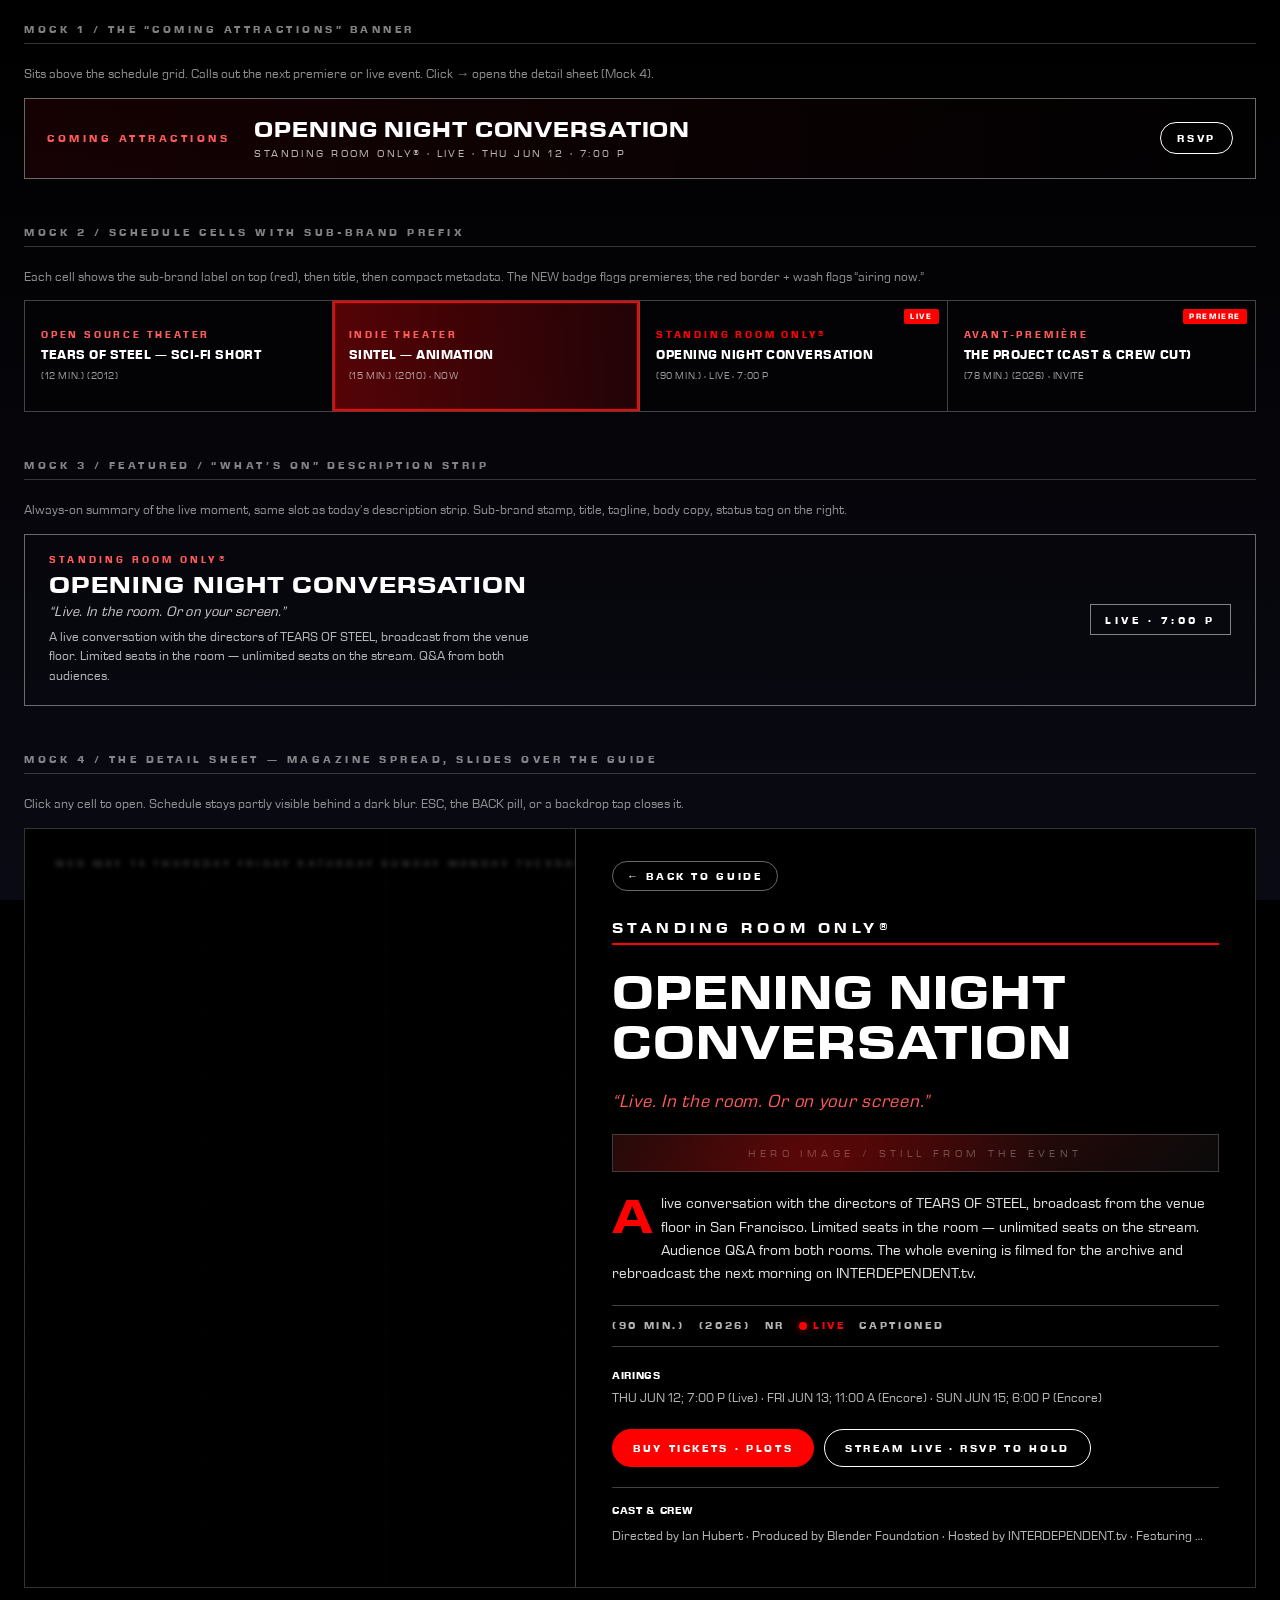
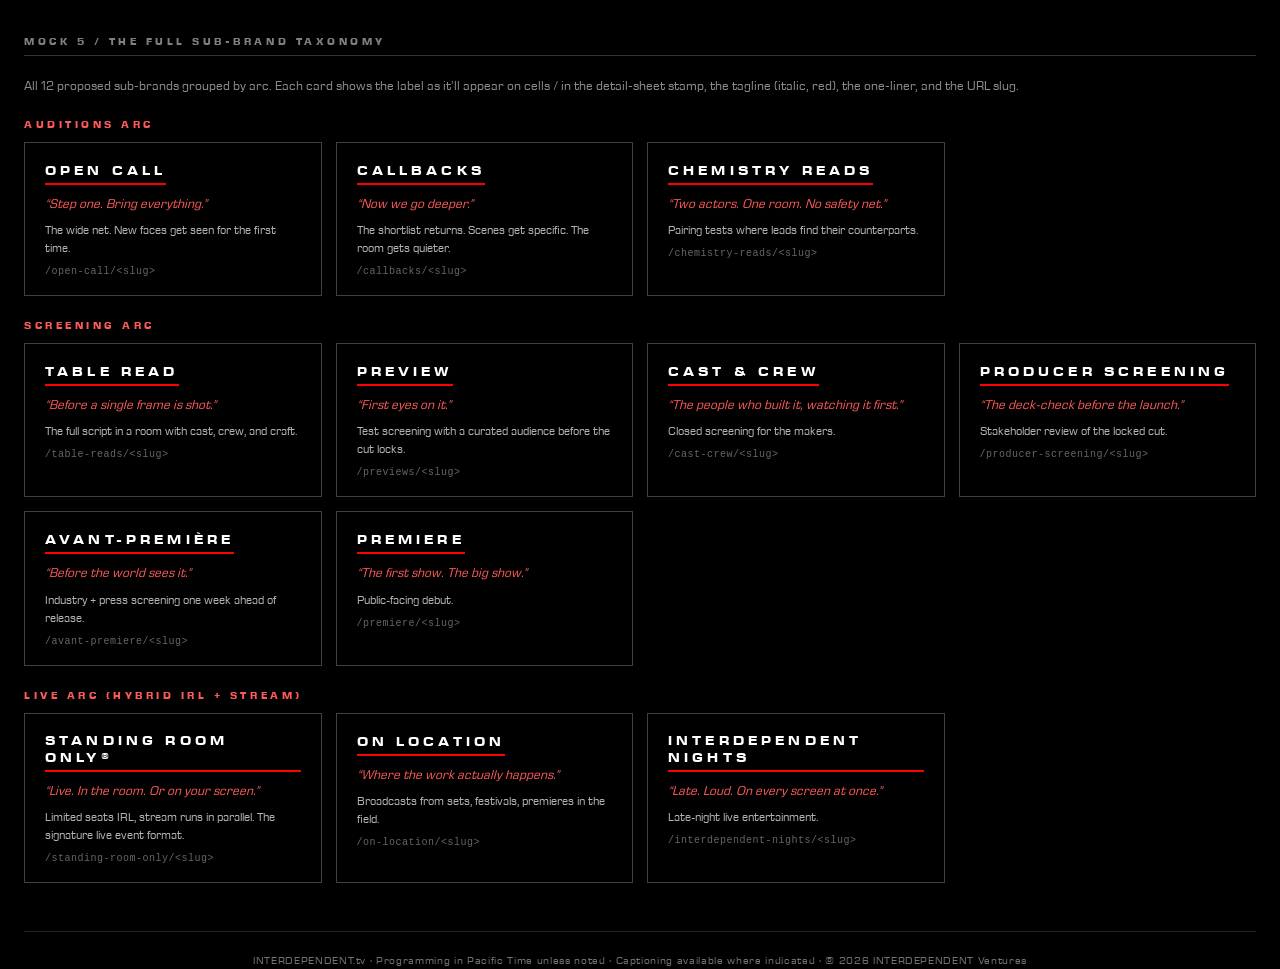
<file: mock.html>
<!doctype html>
<html lang="en">
<head>
<meta charset="utf-8">
<meta name="viewport" content="width=device-width,initial-scale=1,viewport-fit=cover">
<meta name="theme-color" content="#000000">
<title>INTERDEPENDENT.tv — TV Guide design mock</title>
<style>
/* ── Type ─────────────────────────────────────────────────────────── */
@font-face{
  font-family:"Eurostile";
  src:url("fonts/EurostileNextPro-Regular.ttf") format("truetype");
  font-weight:400;font-style:normal;font-display:swap;
}
@font-face{
  font-family:"Eurostile";
  src:url("fonts/EurostileNextPro-Bold.ttf") format("truetype");
  font-weight:700;font-style:normal;font-display:swap;
}
@font-face{
  font-family:"Eurostile Wide";
  src:url("fonts/EurostileNextPro-WideBold.ttf") format("truetype");
  font-weight:700;font-style:normal;font-display:swap;
}
*{margin:0;box-sizing:border-box}
html,body{
  background:#000;color:#fff;height:100%;
  font-family:"Eurostile",-apple-system,BlinkMacSystemFont,sans-serif;
  -webkit-font-smoothing:antialiased;
}
body{
  padding:24px 24px 80px;
  min-height:100vh;
  background:linear-gradient(180deg,#000 0%,#0a0a14 100%);
}

/* ── Mock framing ─────────────────────────────────────────────────── */
.mock-page{
  max-width:1400px;margin:0 auto;
}
.mock-section{
  margin-bottom:48px;
}
.mock-section-label{
  font:700 11px/1 "Eurostile",sans-serif;
  letter-spacing:.32em;text-transform:uppercase;
  color:rgba(255,255,255,.5);
  border-bottom:1px solid rgba(255,255,255,.2);
  padding-bottom:8px;margin-bottom:20px;
}
.mock-note{
  font-size:13px;color:rgba(255,255,255,.55);
  margin-bottom:14px;line-height:1.5;
}

/* ── Common building blocks ───────────────────────────────────────── */
.iv-logo{
  display:inline-flex;align-items:center;line-height:0;
}
.iv-logo svg{width:90px;height:auto}
.wordmark{
  font-family:"Eurostile Wide","Eurostile",sans-serif;
  font-weight:700;font-size:12px;letter-spacing:.32em;text-transform:uppercase;
  color:#fff;border-bottom:2px solid #ff0000;padding-bottom:4px;display:inline-block;
}

/* ── Mock 1: COMING ATTRACTIONS banner ────────────────────────────── */
.coming-banner{
  border:1px solid rgba(255,255,255,.4);
  padding:18px 22px;
  display:grid;
  grid-template-columns:auto 1fr auto;
  gap:24px;align-items:center;
  background:linear-gradient(90deg, rgba(255,0,0,.08), rgba(0,0,0,.4));
}
.coming-banner .label{
  font:700 11px/1 "Eurostile",sans-serif;
  letter-spacing:.32em;text-transform:uppercase;
  color:#ff5a5a;
}
.coming-banner .headline{
  font-family:"Eurostile Wide","Eurostile",sans-serif;
  font-weight:700;font-size:22px;letter-spacing:.04em;text-transform:uppercase;
}
.coming-banner .meta{
  font-size:11px;letter-spacing:.22em;text-transform:uppercase;
  color:rgba(255,255,255,.7);margin-top:4px;
}
.coming-banner .cta{
  appearance:none;border:1px solid #fff;background:transparent;
  color:#fff;cursor:pointer;
  font:700 11px/1 "Eurostile",sans-serif;
  letter-spacing:.24em;text-transform:uppercase;
  padding:10px 16px 9px;border-radius:999px;
}

/* ── Mock 2: Schedule cells with sub-brand prefix ─────────────────── */
.cells-strip{
  display:grid;
  grid-template-columns:repeat(4, 1fr);
  gap:0;
  border:1px solid rgba(255,255,255,.25);
}
.cell{
  border-right:1px solid rgba(255,255,255,.25);
  padding:14px 16px;
  min-height:110px;
  background:rgba(0,0,0,.35);
  display:flex;flex-direction:column;justify-content:center;
  position:relative;
}
.cell:last-child{border-right:none}
.cell .sub-brand{
  font:700 10px/1 "Eurostile",sans-serif;
  letter-spacing:.28em;text-transform:uppercase;
  color:#ff5a5a;
  margin-bottom:6px;
}
.cell.live .sub-brand{color:#ff0000}
.cell .title{
  font-weight:700;font-size:13px;letter-spacing:.04em;
  text-transform:uppercase;color:#fff;
  white-space:nowrap;overflow:hidden;text-overflow:ellipsis;
}
.cell .meta{
  font-size:10px;letter-spacing:.06em;text-transform:uppercase;
  color:rgba(255,255,255,.6);margin-top:6px;
}
.cell.now{
  background:linear-gradient(90deg, rgba(255,0,0,.32), rgba(255,0,0,.12));
  box-shadow:inset 0 0 0 2px #ff0000;
}
.cell .badge{
  position:absolute;top:8px;right:8px;
  font:700 8px/1 "Eurostile",sans-serif;
  letter-spacing:.2em;text-transform:uppercase;
  background:#ff0000;color:#fff;padding:4px 6px 3px;
  border-radius:2px;
}

/* ── Mock 3: Featured description strip ───────────────────────────── */
.featured{
  border:1px solid rgba(255,255,255,.4);
  padding:20px 24px;
  display:grid;
  grid-template-columns:1fr auto;
  gap:24px;align-items:center;
}
.featured .stamp{
  font:700 10px/1 "Eurostile",sans-serif;
  letter-spacing:.32em;text-transform:uppercase;
  color:#ff5a5a;margin-bottom:6px;
}
.featured .title{
  font-family:"Eurostile Wide","Eurostile",sans-serif;
  font-weight:700;font-size:24px;letter-spacing:.04em;text-transform:uppercase;
}
.featured .tagline{
  font-style:italic;font-size:14px;color:rgba(255,255,255,.8);
  margin-top:4px;letter-spacing:.02em;
}
.featured .body{
  font-size:13px;color:rgba(255,255,255,.7);line-height:1.5;margin-top:8px;
  max-width:62ch;
}
.featured .tag{
  font:700 11px/1 "Eurostile",sans-serif;
  letter-spacing:.32em;text-transform:uppercase;
  border:1px solid rgba(255,255,255,.5);
  padding:10px 14px 8px;
  white-space:nowrap;
}

/* ── Mock 4: Detail sheet (the magazine-style modal) ──────────────── */
.detail-stage{
  position:relative;
  height:760px;
  border:1px solid rgba(255,255,255,.2);
  overflow:hidden;
  background:#000;
}
/* Faux schedule visible behind */
.detail-stage .bg-schedule{
  position:absolute;inset:0;
  background:
    linear-gradient(0deg, rgba(0,0,0,.55), rgba(0,0,0,.55)),
    repeating-linear-gradient(
      90deg,
      rgba(255,255,255,.1) 0 1px,
      transparent 1px 180px),
    repeating-linear-gradient(
      0deg,
      rgba(255,255,255,.1) 0 1px,
      transparent 1px 64px);
  filter:blur(2px) saturate(.5);
  opacity:.55;
}
.detail-stage .bg-schedule::after{
  content:"WED MAY 14   THURSDAY   FRIDAY   SATURDAY   SUNDAY   MONDAY   TUESDAY";
  position:absolute;top:30px;left:30px;
  font:700 10px/1 "Eurostile",sans-serif;
  letter-spacing:.32em;color:rgba(255,255,255,.35);
}

/* The drawer */
.detail-sheet{
  position:absolute;
  top:0;right:0;bottom:0;
  width:60%;max-width:680px;
  background:rgba(0,0,0,.88);
  backdrop-filter:blur(28px) saturate(.7);
  -webkit-backdrop-filter:blur(28px) saturate(.7);
  border-left:1px solid rgba(255,255,255,.25);
  overflow-y:auto;
  padding:32px 36px 40px;
  display:flex;flex-direction:column;gap:20px;
}
.detail-sheet .close-row{
  display:flex;align-items:center;justify-content:space-between;
  margin-bottom:8px;
}
.detail-sheet .back-pill{
  appearance:none;background:transparent;border:1px solid rgba(255,255,255,.4);
  color:#fff;cursor:pointer;
  font:700 11px/1 "Eurostile",sans-serif;
  letter-spacing:.24em;text-transform:uppercase;
  padding:9px 14px 8px;border-radius:999px;
}
.detail-sheet .stamp{
  font-family:"Eurostile Wide","Eurostile",sans-serif;
  font-weight:700;font-size:14px;letter-spacing:.32em;text-transform:uppercase;
  color:#fff;display:inline-block;padding-bottom:6px;
  border-bottom:2px solid #ff0000;
}
.detail-sheet .title{
  font-family:"Eurostile Wide","Eurostile",sans-serif;
  font-weight:700;font-size:48px;letter-spacing:.02em;text-transform:uppercase;
  line-height:1.05;margin-top:4px;
}
.detail-sheet .tagline{
  font-style:italic;font-size:18px;color:#ff5a5a;
  letter-spacing:.04em;line-height:1.4;
}
.detail-sheet .hero{
  width:100%;aspect-ratio:16/9;
  background:linear-gradient(135deg,#1a0a0a 0%, #3a0808 40%, #0a0a0a 100%);
  border:1px solid rgba(255,255,255,.2);
  position:relative;display:grid;place-items:center;
  color:rgba(255,255,255,.3);font-size:11px;letter-spacing:.4em;
}
.detail-sheet .hero::before{
  content:"";position:absolute;inset:0;
  background:radial-gradient(circle at 30% 40%, rgba(255,0,0,.18), transparent 60%);
}
.detail-sheet .synopsis{
  font-size:15px;line-height:1.55;color:rgba(255,255,255,.88);
}
.detail-sheet .synopsis::first-letter{
  font-family:"Eurostile Wide","Eurostile",sans-serif;
  font-size:48px;float:left;line-height:.9;
  padding:4px 8px 0 0;color:#ff0000;
}
.detail-sheet .meta-stripe{
  font:700 11px/1.4 "Eurostile",sans-serif;
  letter-spacing:.24em;text-transform:uppercase;
  color:rgba(255,255,255,.7);
  border-top:1px solid rgba(255,255,255,.25);
  border-bottom:1px solid rgba(255,255,255,.25);
  padding:12px 0;
  display:flex;flex-wrap:wrap;gap:14px;
}
.detail-sheet .meta-stripe span{
  display:inline-block;
}
.detail-sheet .meta-stripe .live-pip{
  display:inline-flex;align-items:center;gap:6px;color:#ff0000;
}
.detail-sheet .meta-stripe .live-pip::before{
  content:"";width:8px;height:8px;border-radius:50%;background:#ff0000;
  box-shadow:0 0 8px rgba(255,0,0,.6);
}
.detail-sheet .airings{
  font-size:13px;color:rgba(255,255,255,.7);line-height:1.6;
}
.detail-sheet .airings strong{
  color:#fff;letter-spacing:.06em;text-transform:uppercase;
  font-weight:700;font-size:11px;display:block;margin-bottom:4px;
}
.detail-sheet .actions{
  display:flex;flex-wrap:wrap;gap:10px;
}
.detail-sheet .btn{
  appearance:none;border:1px solid #fff;cursor:pointer;
  font:700 11px/1 "Eurostile",sans-serif;
  letter-spacing:.24em;text-transform:uppercase;
  padding:13px 20px 12px;border-radius:999px;
  text-decoration:none;display:inline-block;
}
.detail-sheet .btn-primary{
  background:#ff0000;border-color:#ff0000;color:#fff;
}
.detail-sheet .btn-ghost{
  background:transparent;color:#fff;
}
.detail-sheet .credits{
  font-size:13px;color:rgba(255,255,255,.7);line-height:1.6;
  border-top:1px solid rgba(255,255,255,.25);padding-top:14px;
}
.detail-sheet .credits strong{
  color:#fff;letter-spacing:.06em;text-transform:uppercase;
  font-weight:700;font-size:11px;display:block;margin-bottom:6px;
}

/* ── Mock 5: Sub-brand label gallery ──────────────────────────────── */
.brand-grid{
  display:grid;
  grid-template-columns:repeat(auto-fill, minmax(280px, 1fr));
  gap:14px;
}
.brand-card{
  border:1px solid rgba(255,255,255,.25);
  padding:18px 20px;
}
.brand-card .lbl{
  font-family:"Eurostile Wide","Eurostile",sans-serif;
  font-weight:700;font-size:13px;letter-spacing:.32em;text-transform:uppercase;
  color:#fff;display:inline-block;
  border-bottom:2px solid #ff0000;padding-bottom:4px;margin-bottom:10px;
}
.brand-card .tag{
  font-style:italic;font-size:13px;color:#ff5a5a;
  margin-bottom:8px;line-height:1.4;
}
.brand-card .one-line{
  font-size:12px;color:rgba(255,255,255,.7);line-height:1.5;
}
.brand-card .slug{
  font:400 10px/1 ui-monospace,Menlo,monospace;
  color:rgba(255,255,255,.4);
  margin-top:10px;letter-spacing:.05em;
}

.arc-group h2{
  font:700 11px/1 "Eurostile",sans-serif;
  letter-spacing:.32em;text-transform:uppercase;
  color:#ff5a5a;margin:24px 0 12px;
}

.boilerplate{
  font-size:11px;color:rgba(255,255,255,.45);
  letter-spacing:.06em;line-height:1.6;
  text-align:center;border-top:1px solid rgba(255,255,255,.15);
  padding-top:20px;margin-top:36px;
}
</style>
</head>
<body>
<div class="mock-page">

  <!-- ─────────────────────────────────────────────────────────────── -->
  <div class="mock-section">
    <div class="mock-section-label">Mock 1 / The “COMING ATTRACTIONS” banner</div>
    <div class="mock-note">Sits above the schedule grid. Calls out the next premiere or live event. Click → opens the detail sheet (Mock 4).</div>
    <div class="coming-banner">
      <span class="label">Coming Attractions</span>
      <div>
        <div class="headline">Opening Night Conversation</div>
        <div class="meta">Standing Room Only® · Live · THU JUN 12 · 7:00 P</div>
      </div>
      <button class="cta">RSVP</button>
    </div>
  </div>

  <!-- ─────────────────────────────────────────────────────────────── -->
  <div class="mock-section">
    <div class="mock-section-label">Mock 2 / Schedule cells with sub-brand prefix</div>
    <div class="mock-note">Each cell shows the sub-brand label on top (red), then title, then compact metadata. The NEW badge flags premieres; the red border + wash flags “airing now.”</div>
    <div class="cells-strip">

      <div class="cell">
        <div class="sub-brand">Open Source Theater</div>
        <div class="title">Tears of Steel — Sci-Fi Short</div>
        <div class="meta">(12 min.) (2012)</div>
      </div>

      <div class="cell now">
        <div class="sub-brand">Indie Theater</div>
        <div class="title">Sintel — Animation</div>
        <div class="meta">(15 min.) (2010) · NOW</div>
      </div>

      <div class="cell live">
        <span class="badge">Live</span>
        <div class="sub-brand">Standing Room Only®</div>
        <div class="title">Opening Night Conversation</div>
        <div class="meta">(90 min.) · LIVE · 7:00 P</div>
      </div>

      <div class="cell">
        <span class="badge">Premiere</span>
        <div class="sub-brand">Avant-Première</div>
        <div class="title">The Project (cast & crew cut)</div>
        <div class="meta">(78 min.) (2026) · INVITE</div>
      </div>

    </div>
  </div>

  <!-- ─────────────────────────────────────────────────────────────── -->
  <div class="mock-section">
    <div class="mock-section-label">Mock 3 / Featured / “What’s On” description strip</div>
    <div class="mock-note">Always-on summary of the live moment, same slot as today’s description strip. Sub-brand stamp, title, tagline, body copy, status tag on the right.</div>
    <div class="featured">
      <div>
        <div class="stamp">Standing Room Only®</div>
        <div class="title">Opening Night Conversation</div>
        <div class="tagline">“Live. In the room. Or on your screen.”</div>
        <div class="body">A live conversation with the directors of TEARS OF STEEL, broadcast from the venue floor. Limited seats in the room — unlimited seats on the stream. Q&amp;A from both audiences.</div>
      </div>
      <div class="tag">Live · 7:00 P</div>
    </div>
  </div>

  <!-- ─────────────────────────────────────────────────────────────── -->
  <div class="mock-section">
    <div class="mock-section-label">Mock 4 / The DETAIL SHEET — magazine spread, slides over the guide</div>
    <div class="mock-note">Click any cell to open. Schedule stays partly visible behind a dark blur. ESC, the BACK pill, or a backdrop tap closes it.</div>
    <div class="detail-stage">
      <div class="bg-schedule"></div>
      <div class="detail-sheet">

        <div class="close-row">
          <button class="back-pill">← Back to guide</button>
        </div>

        <span class="stamp">Standing Room Only®</span>
        <h1 class="title">Opening Night<br>Conversation</h1>
        <p class="tagline">“Live. In the room. Or on your screen.”</p>

        <div class="hero">HERO IMAGE / STILL FROM THE EVENT</div>

        <p class="synopsis">A live conversation with the directors of TEARS OF STEEL, broadcast from the venue floor in San Francisco. Limited seats in the room — unlimited seats on the stream. Audience Q&amp;A from both rooms. The whole evening is filmed for the archive and rebroadcast the next morning on INTERDEPENDENT.tv.</p>

        <div class="meta-stripe">
          <span>(90 min.)</span>
          <span>(2026)</span>
          <span>NR</span>
          <span class="live-pip">LIVE</span>
          <span>Captioned</span>
        </div>

        <div class="airings">
          <strong>Airings</strong>
          THU JUN 12; 7:00 P (Live) · FRI JUN 13; 11:00 A (Encore) · SUN JUN 15; 6:00 P (Encore)
        </div>

        <div class="actions">
          <a class="btn btn-primary" href="https://plots.com/events/opening-night">Buy Tickets · Plots</a>
          <a class="btn btn-ghost" href="https://interdependent.tv/live/opening-night">Stream Live · RSVP to Hold</a>
        </div>

        <div class="credits">
          <strong>Cast &amp; Crew</strong>
          Directed by Ian Hubert · Produced by Blender Foundation ·
          Hosted by INTERDEPENDENT.tv · Featuring …
        </div>

      </div>
    </div>
  </div>

  <!-- ─────────────────────────────────────────────────────────────── -->
  <div class="mock-section">
    <div class="mock-section-label">Mock 5 / The full sub-brand taxonomy</div>
    <div class="mock-note">All 12 proposed sub-brands grouped by arc. Each card shows the label as it’ll appear on cells / in the detail-sheet stamp, the tagline (italic, red), the one-liner, and the URL slug.</div>

    <div class="arc-group">
      <h2>Auditions arc</h2>
      <div class="brand-grid">

        <div class="brand-card">
          <div class="lbl">Open Call</div>
          <div class="tag">“Step one. Bring everything.”</div>
          <div class="one-line">The wide net. New faces get seen for the first time.</div>
          <div class="slug">/open-call/&lt;slug&gt;</div>
        </div>

        <div class="brand-card">
          <div class="lbl">Callbacks</div>
          <div class="tag">“Now we go deeper.”</div>
          <div class="one-line">The shortlist returns. Scenes get specific. The room gets quieter.</div>
          <div class="slug">/callbacks/&lt;slug&gt;</div>
        </div>

        <div class="brand-card">
          <div class="lbl">Chemistry Reads</div>
          <div class="tag">“Two actors. One room. No safety net.”</div>
          <div class="one-line">Pairing tests where leads find their counterparts.</div>
          <div class="slug">/chemistry-reads/&lt;slug&gt;</div>
        </div>

      </div>
    </div>

    <div class="arc-group">
      <h2>Screening arc</h2>
      <div class="brand-grid">

        <div class="brand-card">
          <div class="lbl">Table Read</div>
          <div class="tag">“Before a single frame is shot.”</div>
          <div class="one-line">The full script in a room with cast, crew, and craft.</div>
          <div class="slug">/table-reads/&lt;slug&gt;</div>
        </div>

        <div class="brand-card">
          <div class="lbl">Preview</div>
          <div class="tag">“First eyes on it.”</div>
          <div class="one-line">Test screening with a curated audience before the cut locks.</div>
          <div class="slug">/previews/&lt;slug&gt;</div>
        </div>

        <div class="brand-card">
          <div class="lbl">Cast &amp; Crew</div>
          <div class="tag">“The people who built it, watching it first.”</div>
          <div class="one-line">Closed screening for the makers.</div>
          <div class="slug">/cast-crew/&lt;slug&gt;</div>
        </div>

        <div class="brand-card">
          <div class="lbl">Producer Screening</div>
          <div class="tag">“The deck-check before the launch.”</div>
          <div class="one-line">Stakeholder review of the locked cut.</div>
          <div class="slug">/producer-screening/&lt;slug&gt;</div>
        </div>

        <div class="brand-card">
          <div class="lbl">Avant-Première</div>
          <div class="tag">“Before the world sees it.”</div>
          <div class="one-line">Industry + press screening one week ahead of release.</div>
          <div class="slug">/avant-premiere/&lt;slug&gt;</div>
        </div>

        <div class="brand-card">
          <div class="lbl">Premiere</div>
          <div class="tag">“The first show. The big show.”</div>
          <div class="one-line">Public-facing debut.</div>
          <div class="slug">/premiere/&lt;slug&gt;</div>
        </div>

      </div>
    </div>

    <div class="arc-group">
      <h2>Live arc (hybrid IRL + stream)</h2>
      <div class="brand-grid">

        <div class="brand-card">
          <div class="lbl">Standing Room Only®</div>
          <div class="tag">“Live. In the room. Or on your screen.”</div>
          <div class="one-line">Limited seats IRL, stream runs in parallel. The signature live event format.</div>
          <div class="slug">/standing-room-only/&lt;slug&gt;</div>
        </div>

        <div class="brand-card">
          <div class="lbl">On Location</div>
          <div class="tag">“Where the work actually happens.”</div>
          <div class="one-line">Broadcasts from sets, festivals, premieres in the field.</div>
          <div class="slug">/on-location/&lt;slug&gt;</div>
        </div>

        <div class="brand-card">
          <div class="lbl">Interdependent Nights</div>
          <div class="tag">“Late. Loud. On every screen at once.”</div>
          <div class="one-line">Late-night live entertainment.</div>
          <div class="slug">/interdependent-nights/&lt;slug&gt;</div>
        </div>

      </div>
    </div>

  </div>

  <div class="boilerplate">
    INTERDEPENDENT.tv · Programming in Pacific Time unless noted ·
    Captioning available where indicated · © 2026 INTERDEPENDENT Ventures
  </div>

</div>
</body>
</html>
</file>
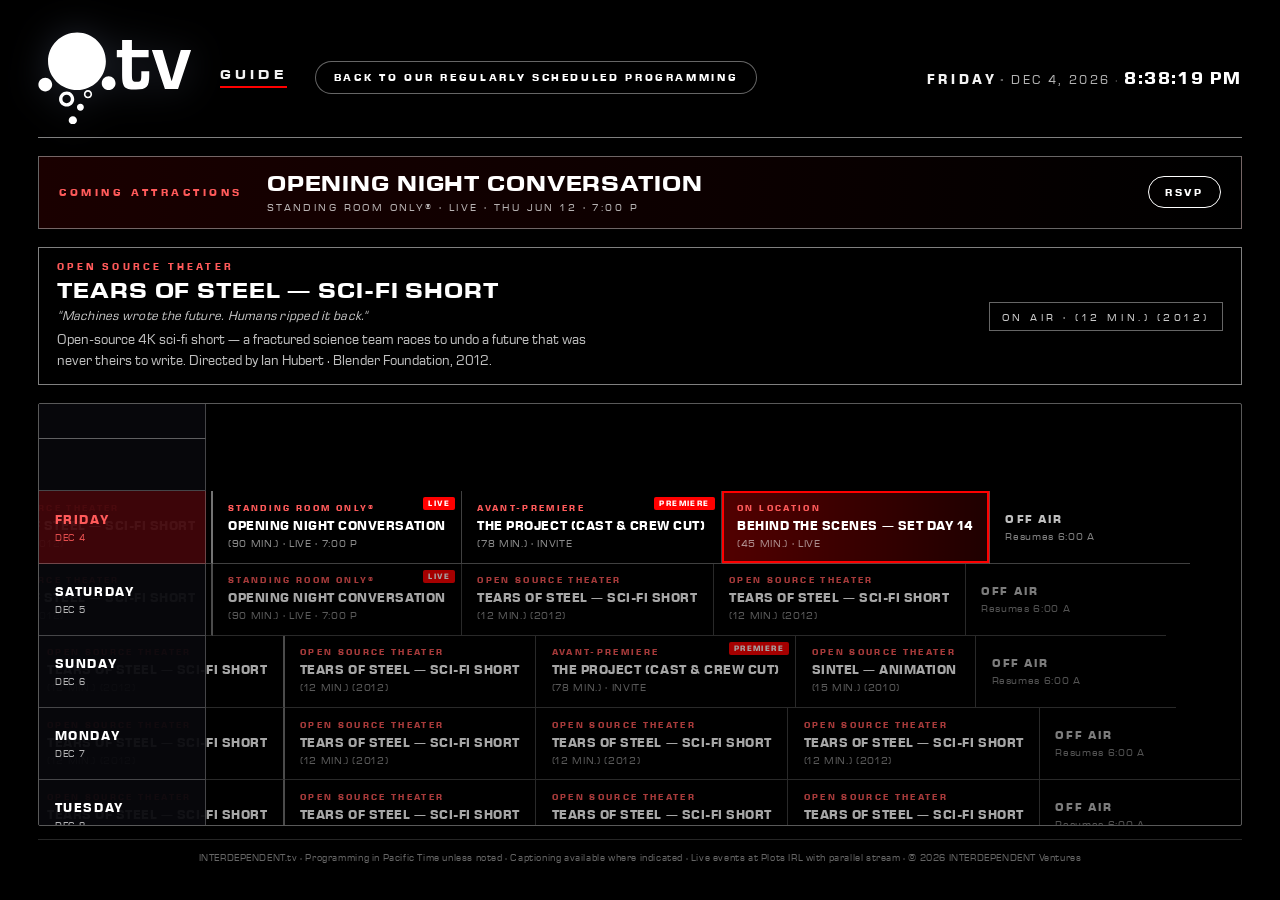
<file: preview.html>
<!doctype html>
<html lang="en">
<head>
<meta charset="utf-8">
<meta name="viewport" content="width=device-width,initial-scale=1,viewport-fit=cover">
<meta name="theme-color" content="#000000">
<title>INTERDEPENDENT.tv — Guide preview</title>
<style>
/* ── Fonts (same as production) ───────────────────────────────────── */
@font-face{
  font-family:"Eurostile";
  src:url("fonts/EurostileNextPro-Regular.ttf") format("truetype");
  font-weight:400;font-style:normal;font-display:swap;
}
@font-face{
  font-family:"Eurostile";
  src:url("fonts/EurostileNextPro-Bold.ttf") format("truetype");
  font-weight:700;font-style:normal;font-display:swap;
}
@font-face{
  font-family:"Eurostile Wide";
  src:url("fonts/EurostileNextPro-WideBold.ttf") format("truetype");
  font-weight:700;font-style:normal;font-display:swap;
}

*{margin:0;box-sizing:border-box}
html,body{
  height:100%;width:100%;
  background:#000;color:#fff;
  font-family:"Eurostile",-apple-system,BlinkMacSystemFont,sans-serif;
  -webkit-font-smoothing:antialiased;
  -webkit-tap-highlight-color:transparent;
  overflow:hidden;
  overscroll-behavior:none;
}

/* ── The guide surface (always visible in this preview) ───────────── */
#guide{
  position:fixed;inset:0;
  background:rgba(0,0,0,.82);
  backdrop-filter:blur(40px) saturate(.5);
  -webkit-backdrop-filter:blur(40px) saturate(.5);
  display:flex;
  flex-direction:column;
  padding:clamp(16px,3.5vh,32px) clamp(16px,3vw,40px);
  font-family:"Eurostile",sans-serif;
  overflow:hidden;
}

/* ── Masthead ─────────────────────────────────────────────────────── */
.guide-mast{
  display:flex;align-items:center;justify-content:space-between;
  padding-bottom:clamp(8px,1.4vh,14px);
  border-bottom:1px solid rgba(255,255,255,.5);
  gap:16px;flex-wrap:wrap;
}
.guide-mast-left{
  display:flex;align-items:center;
  gap:clamp(14px,2.5vw,28px);
  flex-wrap:wrap;
}
.guide-logo{display:flex;align-items:center;line-height:0}
.guide-logo svg{
  width:clamp(110px,12vw,160px);height:auto;display:block;
  filter:drop-shadow(0 0 18px rgba(180,200,255,.18));
}
.guide-wordmark{display:flex;flex-direction:column;align-items:flex-start;line-height:1}
.guide-wordmark span{
  font-family:"Eurostile Wide","Eurostile",sans-serif;
  font-weight:700;font-size:clamp(11px,1.1vw,13px);
  letter-spacing:.32em;text-transform:uppercase;
  color:rgba(255,255,255,.95);padding-bottom:5px;
  border-bottom:2px solid #ff0000;
}
.guide-back{
  appearance:none;background:rgba(0,0,0,.45);
  backdrop-filter:blur(8px);
  border:1px solid rgba(255,255,255,.4);
  color:#fff;cursor:pointer;
  font:700 11px/1.1 "Eurostile",sans-serif;
  letter-spacing:.24em;text-transform:uppercase;
  padding:10px 18px 9px;border-radius:999px;white-space:nowrap;
  transition:background .15s ease, border-color .15s ease, transform .15s ease;
}
@media (hover: hover){
  .guide-back:hover{
    background:rgba(255,255,255,.12);border-color:#fff;
    transform:scale(1.03);
  }
}
.guide-clock{
  display:flex;flex-direction:row;align-items:baseline;
  gap:14px;flex-wrap:nowrap;
  text-align:right;
}
.guide-clock > *{position:relative}
.guide-clock > *:not(:last-child)::after{
  content:"·";position:absolute;right:-10px;top:0;
  opacity:.4;pointer-events:none;
}
.guide-clock .day{
  font-weight:700;font-size:clamp(12px,1.2vw,14px);
  letter-spacing:.26em;text-transform:uppercase;
  opacity:.95;
}
.guide-clock .date{
  font-weight:400;font-size:clamp(11px,1.1vw,13px);
  letter-spacing:.18em;text-transform:uppercase;
  opacity:.7;
}
.guide-clock .time{
  font-weight:700;font-size:clamp(14px,1.6vw,18px);
  letter-spacing:.08em;color:#fff;
  font-variant-numeric:tabular-nums;
  font-feature-settings:"tnum";
}

/* ── COMING ATTRACTIONS banner ────────────────────────────────────── */
.coming-banner{
  margin-top:clamp(10px,2vh,18px);
  border:1px solid rgba(255,255,255,.4);
  padding:14px 20px;
  display:grid;
  grid-template-columns:auto 1fr auto;
  gap:24px;align-items:center;
  background:linear-gradient(90deg, rgba(255,0,0,.10), rgba(0,0,0,.4));
  cursor:pointer;
  transition:border-color .15s ease, background .15s ease;
}
@media (hover: hover){
  .coming-banner:hover{border-color:#fff}
}
.coming-banner .label{
  font:700 11px/1 "Eurostile",sans-serif;
  letter-spacing:.32em;text-transform:uppercase;
  color:#ff5a5a;white-space:nowrap;
}
.coming-banner .headline{
  font-family:"Eurostile Wide","Eurostile",sans-serif;
  font-weight:700;font-size:clamp(16px,1.8vw,22px);
  letter-spacing:.04em;text-transform:uppercase;
}
.coming-banner .meta{
  font-size:11px;letter-spacing:.22em;text-transform:uppercase;
  color:rgba(255,255,255,.7);margin-top:4px;
}
.coming-banner .cta{
  appearance:none;border:1px solid #fff;background:transparent;
  color:#fff;cursor:pointer;
  font:700 11px/1 "Eurostile",sans-serif;
  letter-spacing:.24em;text-transform:uppercase;
  padding:10px 16px 9px;border-radius:999px;
}

/* ── Featured "What's On" description strip ───────────────────────── */
.guide-desc{
  margin-top:clamp(10px,2vh,18px);
  border:1px solid rgba(255,255,255,.5);
  padding:clamp(10px,1.6vh,16px) clamp(12px,1.4vw,20px);
  display:grid;
  grid-template-columns:1fr auto;
  gap:18px;align-items:center;
}
.guide-desc .desc-stamp{
  font:700 10px/1 "Eurostile",sans-serif;
  letter-spacing:.32em;text-transform:uppercase;
  color:#ff5a5a;margin-bottom:6px;
}
.guide-desc .desc-title{
  font-family:"Eurostile Wide","Eurostile",sans-serif;
  font-weight:700;letter-spacing:.04em;
  font-size:clamp(16px,2vw,22px);text-transform:uppercase;
}
.guide-desc .desc-tagline{
  font-style:italic;font-size:13px;color:rgba(255,255,255,.78);
  margin-top:4px;letter-spacing:.02em;
}
.guide-desc .desc-body{
  font-size:clamp(11px,1.2vw,14px);
  opacity:.75;margin-top:6px;line-height:1.45;max-width:62ch;
}
.guide-desc .desc-tag{
  font-size:clamp(9px,1vw,11px);
  letter-spacing:.32em;text-transform:uppercase;
  border:1px solid rgba(255,255,255,.5);
  padding:8px 12px 6px;
  opacity:.8;white-space:nowrap;
}

/* ── Scrolling grid ───────────────────────────────────────────────── */
.guide-grid-wrap{
  flex:1;
  margin-top:clamp(10px,2vh,18px);
  overflow:auto;
  overscroll-behavior:contain;
  -webkit-overflow-scrolling:touch;
  border:1px solid rgba(255,255,255,.35);
  border-radius:2px;
  position:relative;
}
.guide-grid{position:relative;min-width:max-content}
.guide-row{display:flex;min-width:max-content}

/* Section row */
.guide-row-sections{position:sticky;top:0;z-index:4}
.guide-section{
  background:rgba(8,8,12,.92);
  color:rgba(255,255,255,.7);
  font:700 clamp(10px,1.1vw,12px)/1 "Eurostile",sans-serif;
  letter-spacing:.32em;text-transform:uppercase;
  padding:clamp(6px,1.2vh,12px) clamp(8px,1.2vw,16px);
  border-right:1px solid rgba(255,255,255,.25);
  border-bottom:1px solid rgba(255,255,255,.35);
  display:flex;align-items:center;box-sizing:border-box;
}
.guide-section-morning  {flex:0 0 calc(6 * var(--hour-w))}
.guide-section-afternoon{flex:0 0 calc(6 * var(--hour-w))}
.guide-section-evening  {flex:0 0 calc(3 * var(--hour-w))}
.guide-section-corner{
  flex:0 0 clamp(118px,13vw,168px);
  position:sticky;left:0;top:0;
  background:rgba(8,8,12,.97);
  border-right:1px solid rgba(255,255,255,.25);
  border-bottom:1px solid rgba(255,255,255,.35);
  z-index:5;
}
.guide-section-end{
  flex:0 0 clamp(140px,16vw,200px);
  background:rgba(0,0,0,.65);
  border-bottom:1px solid rgba(255,255,255,.35);
}

/* Hour header row */
.guide-row-head{position:sticky;top:0;z-index:3}
.guide-cell,
.guide-header,
.guide-row-label,
.guide-corner{
  border-right:1px solid rgba(255,255,255,.25);
  border-bottom:1px solid rgba(255,255,255,.25);
  padding:clamp(8px,1.4vh,14px) clamp(8px,1.2vw,16px);
  font-size:clamp(11px,1.2vw,13px);
  display:flex;flex-direction:column;justify-content:center;
  min-height:46px;
  box-sizing:border-box;
}
.guide-header{
  flex:0 0 var(--hour-w);
  background:rgba(8,8,12,.92);
  text-transform:uppercase;letter-spacing:.18em;
  font-weight:700;font-size:clamp(10px,1.1vw,12px);
  opacity:.95;
}
.guide-row-label{
  flex:0 0 clamp(118px,13vw,168px);
  position:sticky;left:0;z-index:2;
  background:rgba(8,8,12,.94);
  font-weight:700;letter-spacing:.12em;text-transform:uppercase;
}
.guide-corner{
  flex:0 0 clamp(118px,13vw,168px);
  position:sticky;left:0;top:0;z-index:4;
  background:rgba(8,8,12,.97);
}
.guide-row-label.today{
  background:
    linear-gradient(rgba(255,0,0,.22), rgba(255,0,0,.22)),
    rgba(8,8,12,.94);
  color:#ff5a5a;
}
.guide-row-label .label-dow{font-size:clamp(11px,1.2vw,13px)}
.guide-row-label .label-date{
  font-size:clamp(9px,1vw,10px);
  font-weight:400;letter-spacing:.08em;
  opacity:.7;margin-top:3px;text-transform:uppercase;
}
.guide-row-label.today .label-date{opacity:.85}

/* Cells (the new sub-brand styling) */
.guide-cell{
  flex:0 0 var(--hour-w);
  background:rgba(0,0,0,.35);
  cursor:default;
  position:relative;
}
@media (hover: hover){
  .guide-cell{cursor:pointer}
  .guide-cell:hover{background:rgba(255,255,255,.07)}
  .guide-cell:hover .title{color:#fff}
}
.guide-cell .sub-brand{
  font:700 9px/1 "Eurostile",sans-serif;
  letter-spacing:.26em;text-transform:uppercase;
  color:#ff5a5a;
  margin-bottom:4px;
  white-space:nowrap;overflow:hidden;text-overflow:ellipsis;
}
.guide-cell .title{
  font-weight:700;font-size:clamp(11px,1.2vw,13px);
  letter-spacing:.04em;text-transform:uppercase;
  white-space:nowrap;overflow:hidden;text-overflow:ellipsis;
}
.guide-cell .meta{
  font-size:clamp(9px,1vw,11px);
  opacity:.55;margin-top:3px;letter-spacing:.06em;
  text-transform:uppercase;
}
.guide-cell.now{
  background:linear-gradient(90deg, rgba(255,0,0,.32), rgba(255,0,0,.12));
  color:#fff;
  box-shadow:inset 0 0 0 2px #ff0000;
}
.guide-cell.now .title{color:#fff}
.guide-cell .badge{
  position:absolute;top:6px;right:6px;
  font:700 8px/1 "Eurostile",sans-serif;
  letter-spacing:.18em;text-transform:uppercase;
  background:#ff0000;color:#fff;padding:3px 5px 2px;
  border-radius:2px;
}
.guide-cell.section-end,
.guide-header.section-end{border-right:2px solid rgba(255,255,255,.45)}

/* End-of-day cell */
.guide-cell.guide-end-cell,
.guide-header.guide-end-cell{
  flex:0 0 clamp(140px,16vw,200px);
  background:rgba(0,0,0,.65);
  border-right:none;
}
.guide-header.guide-end-cell{
  color:rgba(255,255,255,.55);
  align-items:flex-start;gap:2px;
  padding-top:clamp(6px,1vh,10px);
}
.guide-header.guide-end-cell .end-time{
  font-size:clamp(10px,1.1vw,12px);
  letter-spacing:.18em;color:rgba(255,255,255,.95);font-weight:700;
  margin-left:calc(-1 * clamp(8px,1.2vw,16px));padding-left:0;
}
.guide-header.guide-end-cell .end-label{
  font-size:clamp(9px,1vw,11px);letter-spacing:.32em;
  color:rgba(255,255,255,.6);font-weight:700;
}
.guide-cell.guide-end-cell .title{
  font-weight:700;color:rgba(255,255,255,.75);
  text-transform:uppercase;letter-spacing:.18em;
  font-size:clamp(10px,1.1vw,12px);
}
.guide-cell.guide-end-cell .meta{
  opacity:.5;text-transform:none;letter-spacing:.06em;
}

/* ── Magazine boilerplate footer ──────────────────────────────────── */
.guide-boilerplate{
  margin-top:clamp(8px,1.4vh,14px);
  padding:10px 8px 4px;
  font-size:10px;
  letter-spacing:.06em;
  color:rgba(255,255,255,.4);
  text-align:center;
  border-top:1px solid rgba(255,255,255,.15);
  line-height:1.5;
}

/* ── Hour-cell width variable ─────────────────────────────────────── */
:root{
  --hour-w:180px;
}
@media (max-width:640px){:root{--hour-w:140px}}
@media (orientation:landscape) and (max-height:500px){:root{--hour-w:120px}}


/* ─────────────────────────────────────────────────────────────────── */
/* ── DETAIL SHEET (the magazine-spread modal) ─────────────────────── */
/* ─────────────────────────────────────────────────────────────────── */
.detail-backdrop{
  position:fixed;inset:0;z-index:50;
  background:rgba(0,0,0,.55);
  backdrop-filter:blur(6px);-webkit-backdrop-filter:blur(6px);
  opacity:0;pointer-events:none;
  transition:opacity .25s ease;
}
.detail-backdrop.open{opacity:1;pointer-events:auto}
.detail-sheet{
  position:fixed;
  top:0;right:0;bottom:0;
  width:60%;max-width:760px;
  z-index:51;
  background:rgba(0,0,0,.94);
  border-left:1px solid rgba(255,255,255,.3);
  transform:translateX(100%);
  transition:transform .35s cubic-bezier(.2,.7,.2,1);
  overflow-y:auto;
  padding:32px 36px 40px;
  display:flex;flex-direction:column;gap:18px;
}
.detail-sheet.open{transform:translateX(0)}
@media (max-width:768px){
  .detail-sheet{
    width:100%;max-width:none;
    top:auto;left:0;
    height:90vh;
    border-left:none;
    border-top:1px solid rgba(255,255,255,.3);
    transform:translateY(100%);
  }
  .detail-sheet.open{transform:translateY(0)}
}
.detail-sheet .close-row{
  display:flex;align-items:center;justify-content:space-between;
}
.detail-sheet .back-pill{
  appearance:none;background:transparent;
  border:1px solid rgba(255,255,255,.4);color:#fff;cursor:pointer;
  font:700 11px/1 "Eurostile",sans-serif;
  letter-spacing:.24em;text-transform:uppercase;
  padding:9px 14px 8px;border-radius:999px;
}
.detail-sheet .stamp{
  font-family:"Eurostile Wide","Eurostile",sans-serif;
  font-weight:700;font-size:14px;letter-spacing:.32em;text-transform:uppercase;
  color:#fff;display:inline-block;padding-bottom:6px;
  border-bottom:2px solid #ff0000;align-self:flex-start;
}
.detail-sheet .title{
  font-family:"Eurostile Wide","Eurostile",sans-serif;
  font-weight:700;font-size:clamp(28px,4vw,46px);
  letter-spacing:.02em;text-transform:uppercase;line-height:1.05;
}
.detail-sheet .tagline{
  font-style:italic;font-size:clamp(14px,1.6vw,18px);
  color:#ff5a5a;letter-spacing:.04em;line-height:1.4;
}
.detail-sheet .hero{
  width:100%;aspect-ratio:16/9;
  background:linear-gradient(135deg,#1a0a0a 0%, #3a0808 40%, #0a0a0a 100%);
  border:1px solid rgba(255,255,255,.2);
  position:relative;display:grid;place-items:center;
  color:rgba(255,255,255,.3);font-size:11px;letter-spacing:.4em;
}
.detail-sheet .hero::before{
  content:"";position:absolute;inset:0;
  background:radial-gradient(circle at 30% 40%, rgba(255,0,0,.18), transparent 60%);
}
.detail-sheet .synopsis{
  font-size:15px;line-height:1.55;color:rgba(255,255,255,.88);
}
.detail-sheet .synopsis::first-letter{
  font-family:"Eurostile Wide","Eurostile",sans-serif;
  font-size:48px;float:left;line-height:.9;
  padding:4px 8px 0 0;color:#ff0000;
}
.detail-sheet .meta-stripe{
  font:700 11px/1.4 "Eurostile",sans-serif;
  letter-spacing:.24em;text-transform:uppercase;
  color:rgba(255,255,255,.7);
  border-top:1px solid rgba(255,255,255,.25);
  border-bottom:1px solid rgba(255,255,255,.25);
  padding:12px 0;
  display:flex;flex-wrap:wrap;gap:14px;
}
.detail-sheet .meta-stripe .live-pip{
  display:inline-flex;align-items:center;gap:6px;color:#ff0000;
}
.detail-sheet .meta-stripe .live-pip::before{
  content:"";width:8px;height:8px;border-radius:50%;background:#ff0000;
  box-shadow:0 0 8px rgba(255,0,0,.6);
}
.detail-sheet .airings{
  font-size:13px;color:rgba(255,255,255,.7);line-height:1.6;
}
.detail-sheet .airings strong{
  color:#fff;letter-spacing:.06em;text-transform:uppercase;
  font-weight:700;font-size:11px;display:block;margin-bottom:4px;
}
.detail-sheet .actions{
  display:flex;flex-wrap:wrap;gap:10px;
}
.detail-sheet .btn{
  appearance:none;border:1px solid #fff;cursor:pointer;
  font:700 11px/1 "Eurostile",sans-serif;
  letter-spacing:.24em;text-transform:uppercase;
  padding:13px 20px 12px;border-radius:999px;
  text-decoration:none;display:inline-block;
}
.detail-sheet .btn-primary{
  background:#ff0000;border-color:#ff0000;color:#fff;
}
.detail-sheet .btn-ghost{background:transparent;color:#fff}
.detail-sheet .credits{
  font-size:13px;color:rgba(255,255,255,.7);line-height:1.6;
  border-top:1px solid rgba(255,255,255,.25);padding-top:14px;
}
.detail-sheet .credits strong{
  color:#fff;letter-spacing:.06em;text-transform:uppercase;
  font-weight:700;font-size:11px;display:block;margin-bottom:6px;
}

</style>
</head>
<body>

<div id="guide">

  <!-- ── Masthead ──────────────────────────────────────────────────── -->
  <div class="guide-mast">
    <div class="guide-mast-left">
      <div class="guide-logo">
        <svg viewBox="-1 -1 394 238" fill-rule="evenodd" role="img" aria-label="INTERDEPENDENT TV"><path fill="#fff" d="M72.4265993,181.599151 C66.4590298,181.599151 61.6302421,176.771465 61.6302421,170.837972 C61.6302421,164.895874 66.4590298,160.07249 72.4265993,160.07249 C78.3985826,160.07249 83.2229564,164.895874 83.2229564,170.837972 C83.2229564,176.771465 78.3985826,181.599151 72.4265993,181.599151 M91.860925,171.461871 C91.860925,160.132729 83.1567482,151.462687 73.0577845,151.462687 C61.6964503,151.462687 52.9966875,160.132729 52.9966875,171.461871 C52.9966875,181.538913 61.6964503,190.208955 73.0577845,190.208955 C83.1567482,190.208955 91.860925,181.538913 91.860925,171.461871M24.7317875,73.9701493 C24.7317875,114.823555 57.9498633,147.940299 99.5404822,147.940299 C139.904437,147.940299 173.122512,114.823555 173.122512,73.9701493 C173.122512,33.1167433 139.904437,0 99.5404822,0 C57.9498633,0 24.7317875,33.1167433 24.7317875,73.9701493 ZM127.194217,164.849451 C123.67483,164.849451 120.831581,162.010133 120.831581,158.511688 C120.831581,155.009017 123.67483,152.169699 127.194217,152.169699 C130.70927,152.169699 133.552519,155.009017 133.552519,158.511688 C133.552519,162.010133 130.70927,164.849451 127.194217,164.849451 M127.194217,147.940299 C121.338684,147.940299 116.592712,152.66827 116.592712,158.511688 C116.592712,164.346655 121.338684,169.074627 127.194217,169.074627 C133.045415,169.074627 137.791387,164.346655 137.791387,158.511688 C137.791387,152.66827 133.045415,147.940299 127.194217,147.940299M107.7622,183.164179 C102.884091,183.164179 98.92715,187.105962 98.92715,191.972361 C98.92715,196.834336 102.884091,200.776119 107.7622,200.776119 C112.640309,200.776119 116.592712,196.834336 116.592712,191.972361 C116.592712,187.105962 112.640309,183.164179 107.7622,183.164179M88.3256373,214.865672 C82.4745768,214.865672 77.728475,219.595655 77.728475,225.432836 C77.728475,231.270017 82.4745768,236 88.3256373,236 C94.1810481,236 98.92715,231.270017 98.92715,225.432836 C98.92715,219.595655 94.1810481,214.865672 88.3256373,214.865672M17.6655625,116.238806 C7.90718362,116.238806 0,124.123696 0,133.852952 C0,143.577797 7.90718362,151.462687 17.6655625,151.462687 C27.4239414,151.462687 35.331125,143.577797 35.331125,133.852952 C35.331125,124.123696 27.4239414,116.238806 17.6655625,116.238806M180.186475,112.716418 C170.433871,112.716418 162.523175,120.601308 162.523175,130.330564 C162.523175,140.055409 170.433871,147.940299 180.186475,147.940299 C189.943604,147.940299 197.8543,140.055409 197.8543,130.330564 C197.8543,120.601308 189.943604,112.716418 180.186475,112.716418M239.894118,45.170986 L282.776959,45.1709859 L282.776959,63.8942535 L239.894118,63.8942535 L239.894118,104.40507 C239.894118,124.823247 240.972673,126.780451 251.145666,126.780451 L253.001174,126.780451 C262.953117,126.780451 264.046554,124.770747 264.046554,106.053746 L264.046554,99.9894648 L284.426299,99.9894648 L284.426299,110.587606 C284.426299,139.540191 277.772511,146.534141 250.527164,146.534141 L247.228483,146.534141 C220.272791,146.534141 214.77252,139.9545 214.77252,106.672 L214.77252,63.8942535 L201.165465,63.8942535 L201.165465,45.1709859 L214.77252,45.170986 L214.77252,19.4104225 L239.894118,19.4104225 ZM318.496605,45.5306504 L341.82905,125.320038 L365.161495,45.5306504 L365.26667,45.1709859 L365.641397,45.1709859 L391,45.170986 L391.693801,45.170986 L391.474322,45.8291572 L358.487522,144.74972 L358.373533,145.091549 L324.459897,145.091549 L324.345908,144.74972 L291.359107,45.8291571 L291.139628,45.1709859 L318.39143,45.1709859 Z"/></svg>
      </div>
      <div class="guide-wordmark"><span>Guide</span></div>
      <button class="guide-back" type="button">Back to our regularly scheduled programming</button>
    </div>
    <div class="guide-clock">
      <div class="day" id="guideDay">—</div>
      <div class="date" id="guideDate">—</div>
      <div class="time" id="guideTime">—:—:—</div>
    </div>
  </div>

  <!-- ── COMING ATTRACTIONS banner ─────────────────────────────────── -->
  <div class="coming-banner" id="comingBanner">
    <span class="label">Coming Attractions</span>
    <div>
      <div class="headline">Opening Night Conversation</div>
      <div class="meta">Standing Room Only® · Live · THU JUN 12 · 7:00 P</div>
    </div>
    <button class="cta">RSVP</button>
  </div>

  <!-- ── Featured / What's On strip ────────────────────────────────── -->
  <div class="guide-desc">
    <div>
      <div class="desc-stamp" id="descStamp">Open Source Theater</div>
      <div class="desc-title" id="descTitle">Tears of Steel — Sci-fi Short</div>
      <div class="desc-tagline" id="descTagline">"Machines wrote the future. Humans ripped it back."</div>
      <div class="desc-body" id="descBody">Open-source 4K sci-fi short — a fractured science team races to undo a future that was never theirs to write. Directed by Ian Hubert · Blender Foundation, 2012.</div>
    </div>
    <div class="desc-tag" id="descTag">On Air · (12 min.) (2012)</div>
  </div>

  <!-- ── Schedule grid ─────────────────────────────────────────────── -->
  <div class="guide-grid-wrap" id="gridWrap">
    <div class="guide-grid" id="guideGrid"></div>
  </div>

  <!-- ── Magazine boilerplate ──────────────────────────────────────── -->
  <div class="guide-boilerplate">
    INTERDEPENDENT.tv · Programming in Pacific Time unless noted ·
    Captioning available where indicated · Live events at Plots IRL with parallel stream ·
    © 2026 INTERDEPENDENT Ventures
  </div>

</div>

<!-- ── DETAIL SHEET ─────────────────────────────────────────────────── -->
<div class="detail-backdrop" id="detailBackdrop"></div>
<div class="detail-sheet" id="detailSheet" role="dialog" aria-modal="true" aria-label="Show detail">
  <div class="close-row">
    <button class="back-pill" id="detailBack" type="button">← Back to guide</button>
  </div>
  <span class="stamp" id="dsStamp">Standing Room Only®</span>
  <h1 class="title" id="dsTitle">Opening Night Conversation</h1>
  <p class="tagline" id="dsTagline">"Live. In the room. Or on your screen."</p>
  <div class="hero" id="dsHero">HERO IMAGE / STILL FROM THE EVENT</div>
  <p class="synopsis" id="dsSynopsis"></p>
  <div class="meta-stripe" id="dsMeta"></div>
  <div class="airings" id="dsAirings"><strong>Airings</strong><span id="dsAiringsText"></span></div>
  <div class="actions" id="dsActions"></div>
  <div class="credits" id="dsCredits"></div>
</div>

<script>
// ─────────────────────────────────────────────────────────────────────
// MOCK LINEUP — sample shows across the sub-brand taxonomy
// ─────────────────────────────────────────────────────────────────────
const LINEUP = {
  tearsOfSteel: {
    subBrand: 'Open Source Theater',
    title: 'Tears of Steel — Sci-fi Short',
    meta: '(12 min.) (2012)',
    tagline: '"Machines wrote the future. Humans ripped it back."',
    synopsis: 'A fractured science team in a near-future Amsterdam races to undo a robot uprising they kicked off themselves. Open-source 4K filmmaking from the Blender Foundation — a benchmark for what independent visual storytelling can achieve when the tools are free.',
    metaItems: ['(12 min.)', '(2012)', 'NR', 'Captioned'],
    airings: 'THU MAY 14; multiple slots · FRI MAY 15; 9:00 A, 5:00 P · SAT MAY 16; 7:00 P',
    credits: 'Directed by Ian Hubert · Produced by the Blender Foundation · Cinematography by Ton Roosendaal',
    isLive: false,
  },
  sintel: {
    subBrand: 'Open Source Theater',
    title: 'Sintel — Animation',
    meta: '(15 min.) (2010)',
    tagline: '"She raised a dragon. She lost a dragon. She is going to find him."',
    synopsis: 'A young woman traverses a brutal landscape in search of her lost dragon companion. Another Blender Foundation showpiece — a fully open-source animation that quietly redefined what a small team could ship.',
    metaItems: ['(15 min.)', '(2010)', 'NR', 'Captioned'],
    airings: 'FRI MAY 15; 4:00 P · MON MAY 18; 2:00 P · WED MAY 20; 8:00 P',
    credits: 'Directed by Colin Levy · Produced by the Blender Foundation',
    isLive: false,
  },
  openingNight: {
    subBrand: 'Standing Room Only®',
    title: 'Opening Night Conversation',
    meta: '(90 min.) · Live · 7:00 P',
    tagline: '"Live. In the room. Or on your screen."',
    synopsis: 'A live conversation with the directors of TEARS OF STEEL, broadcast from the venue floor in San Francisco. Limited seats in the room — unlimited seats on the stream. Audience Q&A from both rooms. The whole evening is filmed for the archive and rebroadcast the next morning.',
    metaItems: ['(90 min.)', '(2026)', 'NR', 'LIVE', 'Captioned'],
    airings: 'THU JUN 12; 7:00 P (Live) · FRI JUN 13; 11:00 A (Encore) · SUN JUN 15; 6:00 P (Encore)',
    credits: 'Hosted by INTERDEPENDENT.tv · In conversation with Ian Hubert, Ton Roosendaal',
    isLive: true,
    ticketUrl: 'https://plots.com/events/opening-night',
    streamUrl: 'https://interdependent.tv/live/opening-night',
    badge: 'Live',
  },
  theProject: {
    subBrand: 'Avant-Première',
    title: 'The Project (Cast & Crew Cut)',
    meta: '(78 min.) · Invite',
    tagline: '"Before the world sees it."',
    synopsis: 'Industry + press screening of a feature in its final cut — one week ahead of the public premiere. By invitation only; standing room at the back.',
    metaItems: ['(78 min.)', '(2026)', 'NR', 'INVITE-ONLY'],
    airings: 'THU MAY 14; 8:00 P (Avant-première)',
    credits: 'Directed by …',
    isLive: false,
    badge: 'Premiere',
  },
  onLocation: {
    subBrand: 'On Location',
    title: 'Behind the Scenes — Set Day 14',
    meta: '(45 min.) · Live',
    tagline: '"Where the work actually happens."',
    synopsis: 'Live from the set of an INTERDEPENDENT production. Crew at work, reset breaks, between-takes interviews. Watch a feature get made in real time.',
    metaItems: ['(45 min.)', '(2026)', 'NR', 'LIVE'],
    airings: 'EVERY WEEKDAY; 6:00 A (Pacific) · Encores nightly',
    credits: 'Produced by INTERDEPENDENT.tv',
    isLive: true,
  },
  offAir: {
    subBrand: 'Off Air',
    title: 'Off Air',
    meta: 'Resumes 6:00 A',
    tagline: '"The lights stay on. The picture rests."',
    synopsis: 'No programming scheduled overnight. The channel returns at 6:00 A Pacific. In the meantime — browse the next day\'s lineup below.',
    metaItems: ['9:00 P – 6:00 A', 'NR'],
    airings: 'Every night · 9:00 P to 6:00 A Pacific',
    credits: '',
    isLive: false,
  },
};

// ─────────────────────────────────────────────────────────────────────
// SCHEDULE — assigns a LINEUP key to (row, col) tuples. Anything not
// listed defaults to TearsOfSteel (the channel's "always on" show).
// row 0 = today, col 0 = 6:00 A PT.
// ─────────────────────────────────────────────────────────────────────
const SCHEDULE = {
  // Today
  '0,9':  'sintel',         // today 3 PM
  '0,12': 'openingNight',   // today 6 PM (live)
  '0,13': 'theProject',     // today 7 PM (premiere)
  '0,14': 'onLocation',     // today 8 PM (live)
  // Tomorrow
  '1,2':  'sintel',         // tomorrow 8 AM
  '1,12': 'openingNight',
  // Saturday
  '2,13': 'theProject',
  '2,14': 'sintel',
};

// ─────────────────────────────────────────────────────────────────────
// Helpers
// ─────────────────────────────────────────────────────────────────────
const DAYS_LONG  = ['SUNDAY','MONDAY','TUESDAY','WEDNESDAY','THURSDAY','FRIDAY','SATURDAY'];
const MONTHS     = ['JAN','FEB','MAR','APR','MAY','JUN','JUL','AUG','SEP','OCT','NOV','DEC'];
const SLOTS      = 15;          // 6 AM through 8 PM
const ROWS       = 30;
const SECTION_END = new Set([5, 11]);

function fmtHour(hour24){
  const ampm = hour24 >= 12 ? 'P' : 'A';
  const h = hour24 % 12 || 12;
  return h + ':00 ' + ampm;
}
function fmtClockSeconds(d){
  let h = d.getHours();
  const m = d.getMinutes(), s = d.getSeconds();
  const ampm = h >= 12 ? 'PM' : 'AM';
  h = h % 12 || 12;
  const mm = m < 10 ? '0' + m : m;
  const ss = s < 10 ? '0' + s : s;
  return h + ':' + mm + ':' + ss + ' ' + ampm;
}
function programFor(row, col){
  return LINEUP[SCHEDULE[row + ',' + col] || 'tearsOfSteel'];
}

// ─────────────────────────────────────────────────────────────────────
// Build the schedule grid
// ─────────────────────────────────────────────────────────────────────
function buildGrid(){
  const grid = document.getElementById('guideGrid');
  grid.innerHTML = '';

  // Section row
  const secRow = document.createElement('div');
  secRow.className = 'guide-row guide-row-sections';
  secRow.innerHTML =
    '<div class="guide-section-corner"></div>' +
    '<div class="guide-section guide-section-morning">Morning</div>' +
    '<div class="guide-section guide-section-afternoon">Afternoon</div>' +
    '<div class="guide-section guide-section-evening">Evening</div>' +
    '<div class="guide-section-end"></div>';
  grid.appendChild(secRow);

  // Hour-header row
  const headRow = document.createElement('div');
  headRow.className = 'guide-row guide-row-head';
  let headHTML = '<div class="guide-corner"></div>';
  for (let c = 0; c < SLOTS; c++) {
    headHTML += '<div class="guide-header' + (SECTION_END.has(c) ? ' section-end' : '') + '">' + fmtHour(6 + c) + '</div>';
  }
  headHTML += '<div class="guide-header guide-end-cell"><div class="end-time">9:00 P</div><div class="end-label">Off Air</div></div>';
  headRow.innerHTML = headHTML;
  grid.appendChild(headRow);

  // Day rows
  const now = new Date();
  for (let r = 0; r < ROWS; r++) {
    const date = new Date(now);
    date.setDate(now.getDate() + r);
    const isToday = r === 0;

    const row = document.createElement('div');
    row.className = 'guide-row';

    // Day label
    const label = document.createElement('div');
    label.className = 'guide-row-label' + (isToday ? ' today' : '');
    label.innerHTML =
      '<div class="label-dow">' + DAYS_LONG[date.getDay()] + '</div>' +
      '<div class="label-date">' + MONTHS[date.getMonth()] + ' ' + date.getDate() + '</div>';
    row.appendChild(label);

    // Hour cells
    for (let c = 0; c < SLOTS; c++) {
      const prog = programFor(r, c);
      const cell = document.createElement('div');
      cell.className = 'guide-cell' +
        (SECTION_END.has(c) ? ' section-end' : '') +
        // Mark "now" — anything on today at the 8 AM..hour roughly
        (isToday && c === now.getHours() - 6 ? ' now' : '');
      cell.dataset.programId = SCHEDULE[r + ',' + c] || 'tearsOfSteel';
      cell.dataset.row = r;
      cell.dataset.col = c;
      if (!isToday) cell.style.opacity = '.65';
      let html = '';
      if (prog.badge) html += '<span class="badge">' + prog.badge + '</span>';
      html += '<div class="sub-brand">' + prog.subBrand + '</div>';
      html += '<div class="title">' + prog.title + '</div>';
      html += '<div class="meta">' + prog.meta + '</div>';
      cell.innerHTML = html;
      row.appendChild(cell);
    }

    // Off-air end cell
    const endCell = document.createElement('div');
    endCell.className = 'guide-cell guide-end-cell';
    endCell.dataset.programId = 'offAir';
    endCell.dataset.row = r;
    if (!isToday) endCell.style.opacity = '.65';
    endCell.innerHTML =
      '<div class="title">Off Air</div>' +
      '<div class="meta">Resumes 6:00 A</div>';
    row.appendChild(endCell);

    grid.appendChild(row);
  }
}

// ─────────────────────────────────────────────────────────────────────
// Clock (just for the masthead)
// ─────────────────────────────────────────────────────────────────────
function tickClock(){
  const now = new Date();
  document.getElementById('guideDay').textContent  = DAYS_LONG[now.getDay()];
  document.getElementById('guideDate').textContent = MONTHS[now.getMonth()] + ' ' + now.getDate() + ', ' + now.getFullYear();
  document.getElementById('guideTime').textContent = fmtClockSeconds(now);
}
tickClock(); setInterval(tickClock, 1000);

// ─────────────────────────────────────────────────────────────────────
// Detail sheet open/close
// ─────────────────────────────────────────────────────────────────────
const sheet = document.getElementById('detailSheet');
const backdrop = document.getElementById('detailBackdrop');

function openDetail(programId){
  const prog = LINEUP[programId] || LINEUP.tearsOfSteel;
  document.getElementById('dsStamp').textContent = prog.subBrand;
  document.getElementById('dsTitle').textContent = prog.title;
  document.getElementById('dsTagline').textContent = prog.tagline;
  document.getElementById('dsHero').textContent = 'HERO IMAGE — ' + prog.title.toUpperCase();
  document.getElementById('dsSynopsis').textContent = prog.synopsis;

  // Meta stripe
  const meta = document.getElementById('dsMeta');
  meta.innerHTML = '';
  prog.metaItems.forEach(function(m){
    const s = document.createElement('span');
    if (m === 'LIVE') s.className = 'live-pip';
    s.textContent = m;
    meta.appendChild(s);
  });

  document.getElementById('dsAiringsText').textContent = ' ' + prog.airings;

  // Actions
  const actions = document.getElementById('dsActions');
  actions.innerHTML = '';
  if (prog.ticketUrl) {
    const a = document.createElement('a');
    a.className = 'btn btn-primary';
    a.href = prog.ticketUrl;
    a.target = '_blank';
    a.rel = 'noopener';
    a.textContent = 'Buy Tickets · Plots';
    actions.appendChild(a);
  }
  if (prog.streamUrl) {
    const a = document.createElement('a');
    a.className = 'btn btn-ghost';
    a.href = prog.streamUrl;
    a.target = '_blank';
    a.rel = 'noopener';
    a.textContent = 'Stream Live · RSVP to Hold';
    actions.appendChild(a);
  }
  if (!prog.ticketUrl && !prog.streamUrl && !prog.isLive) {
    // Generic "Watch Now" or "Set Reminder" affordance for non-live shows
    const a = document.createElement('button');
    a.className = 'btn btn-primary';
    a.textContent = 'Watch When It Airs';
    actions.appendChild(a);
  }

  document.getElementById('dsCredits').innerHTML =
    '<strong>Cast & Crew</strong>' + prog.credits;

  backdrop.classList.add('open');
  sheet.classList.add('open');
}
function closeDetail(){
  backdrop.classList.remove('open');
  sheet.classList.remove('open');
}

document.getElementById('detailBack').addEventListener('click', closeDetail);
backdrop.addEventListener('click', closeDetail);
document.addEventListener('keydown', function(e){
  if (e.key === 'Escape') closeDetail();
});

// Click any schedule cell to open its detail sheet
document.getElementById('guideGrid').addEventListener('click', function(e){
  const cell = e.target.closest('.guide-cell');
  if (!cell) return;
  openDetail(cell.dataset.programId);
});

// COMING ATTRACTIONS banner opens the OpeningNight detail
document.getElementById('comingBanner').addEventListener('click', function(){
  openDetail('openingNight');
});

// ─────────────────────────────────────────────────────────────────────
// Build + auto-scroll
// ─────────────────────────────────────────────────────────────────────
buildGrid();
// Scroll horizontally to the current hour
const now = new Date();
const hourCol = Math.max(0, Math.min(SLOTS - 1, now.getHours() - 6));
setTimeout(function(){
  const wrap = document.getElementById('gridWrap');
  const nowCell = document.querySelector('.guide-cell.now');
  const label = document.querySelector('.guide-row-label');
  if (wrap && nowCell && label) {
    wrap.scrollLeft = Math.max(0, nowCell.offsetLeft - label.offsetWidth);
  }
}, 0);
</script>
</body>
</html>
</file>
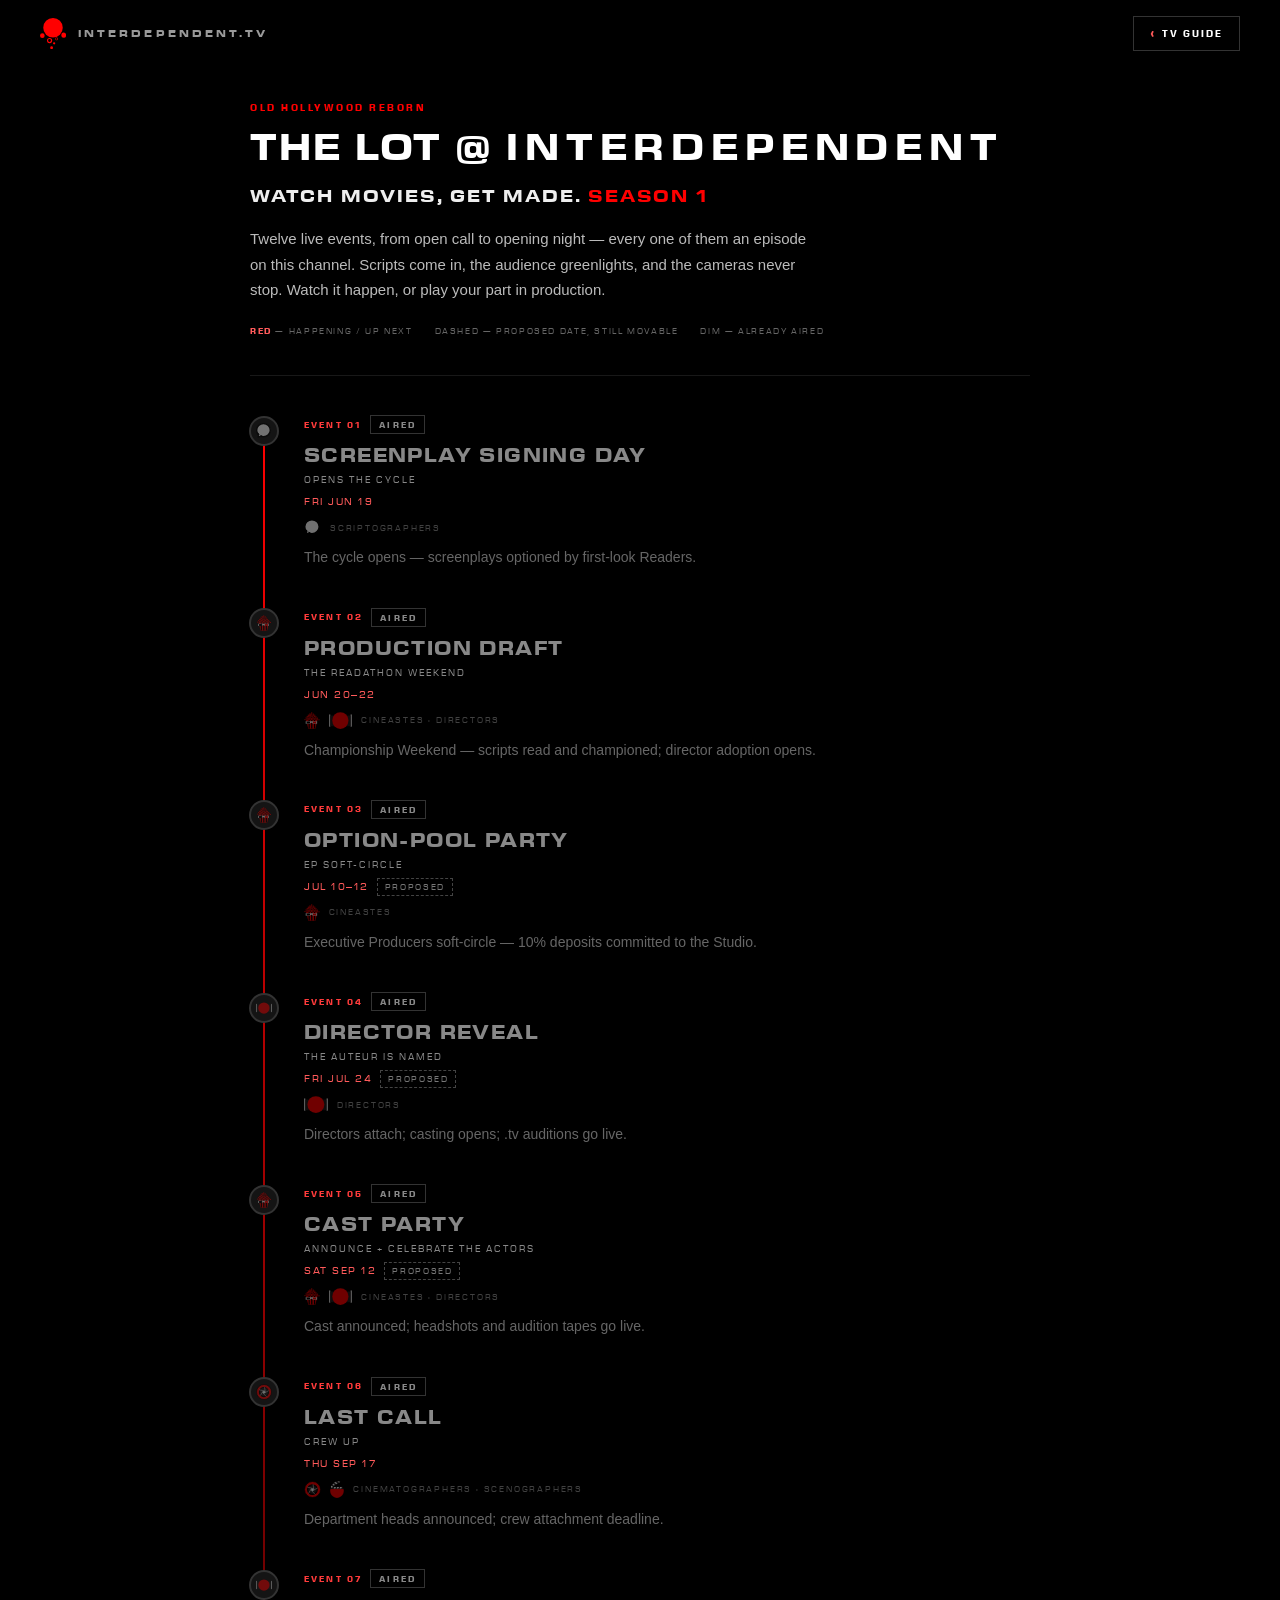
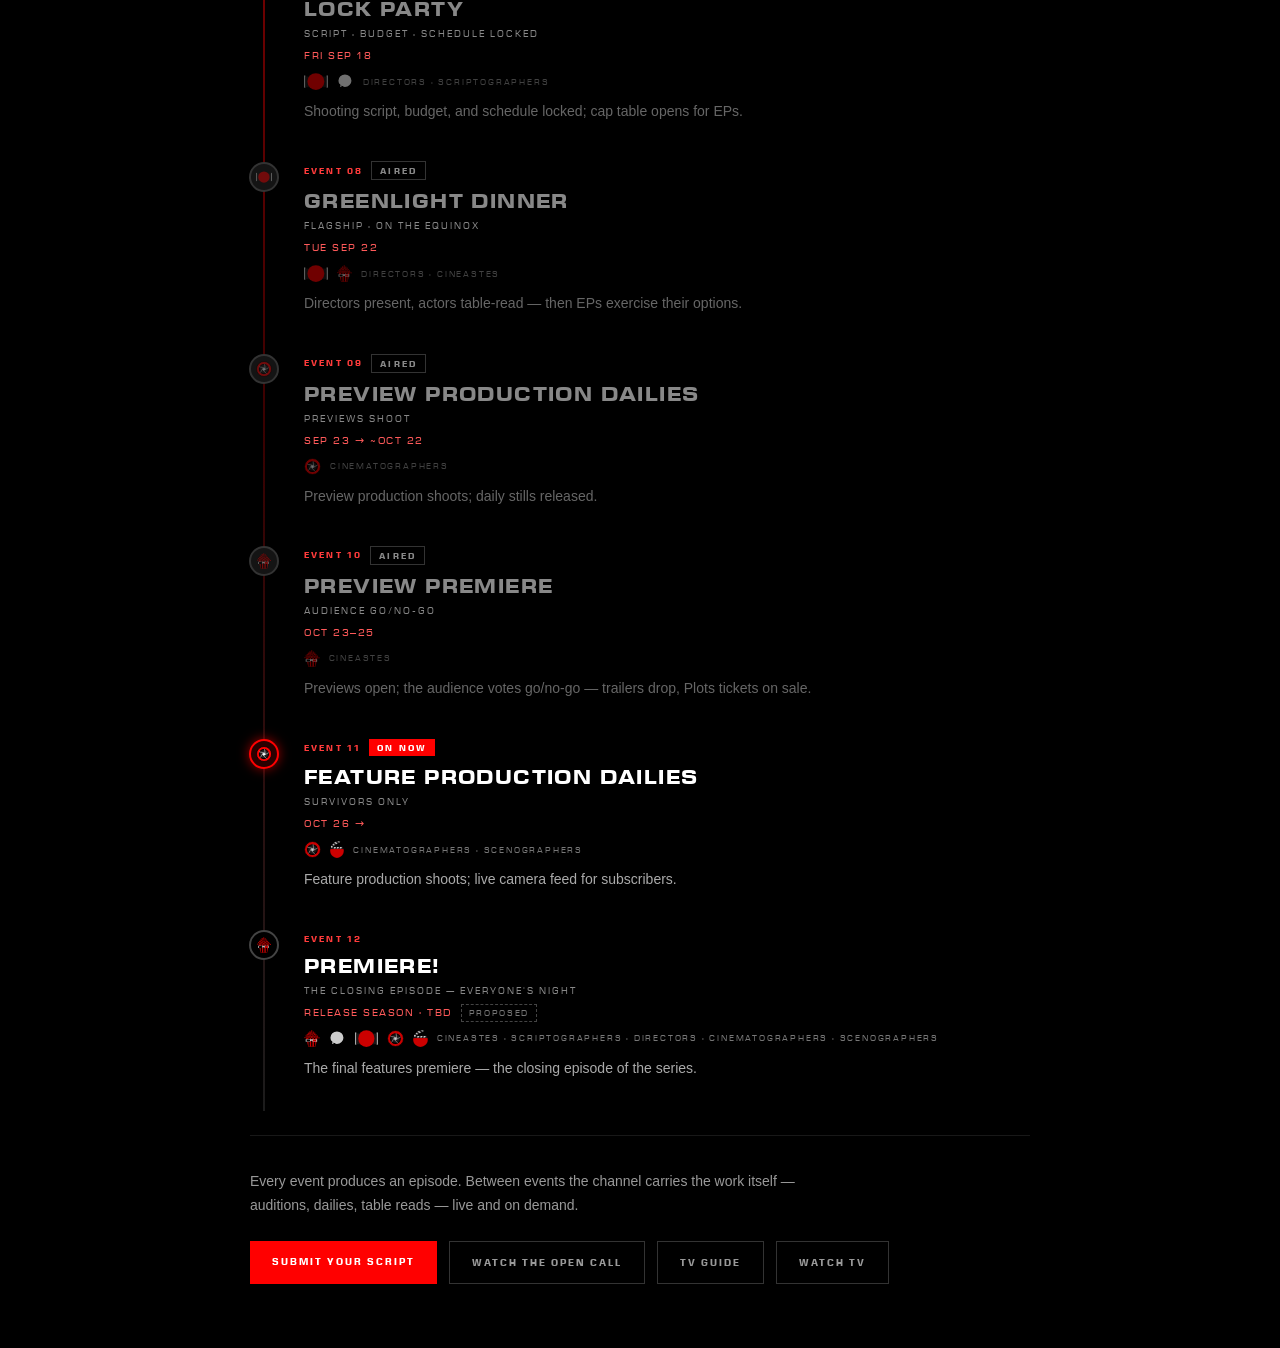
<file: timeline.html>
<!DOCTYPE html>
<html lang="en">
<head>
<meta charset="utf-8">
<meta name="viewport" content="width=device-width,initial-scale=1,viewport-fit=cover">
<meta name="theme-color" content="#000000">
<meta name="theme-color" content="#000000" media="(prefers-color-scheme: light)">
<meta name="theme-color" content="#000000" media="(prefers-color-scheme: dark)">
<meta name="format-detection" content="telephone=no">
<meta name="description" content="THE LOT @ INTERDEPENDENT — watch movies, get made. Season 1: the 12-event timeline, from Signing Day to Premiere.">
<title>THE LOT @ INTERDEPENDENT · Season 1 · INTERDEPENDENT TV</title>
<link rel="icon" type="image/png" href="favicon.png">
<link rel="apple-touch-icon" href="apple-touch-icon.png">
<style>
@font-face{
  font-family:"Eurostile";
  src:url("fonts/EurostileNextPro-Regular.ttf") format("truetype");
  font-weight:400;font-style:normal;font-display:swap;
}
@font-face{
  font-family:"Eurostile";
  src:url("fonts/EurostileNextPro-Bold.ttf") format("truetype");
  font-weight:700;font-style:normal;font-display:swap;
}
@font-face{
  font-family:"Eurostile Wide";
  src:url("fonts/EurostileNextPro-WideBold.ttf") format("truetype");
  font-weight:700;font-style:normal;font-display:swap;
}

*{margin:0;box-sizing:border-box}
html{color-scheme:dark;scroll-behavior:smooth}
html,body{background:#000;color:#fff;font-family:"Eurostile",-apple-system,BlinkMacSystemFont,system-ui,sans-serif;-webkit-font-smoothing:antialiased;-webkit-tap-highlight-color:transparent}
body{min-height:100vh;min-height:100dvh;display:flex;flex-direction:column}

header{
  display:flex;align-items:center;justify-content:space-between;
  padding:16px clamp(16px,4vw,40px);
}
.brand{display:flex;align-items:center;gap:12px;text-decoration:none}
.brand svg{width:26px;height:auto}
.brand span{font-family:"Eurostile Wide","Eurostile",sans-serif;font-weight:700;font-size:11px;letter-spacing:.28em;color:#999;text-transform:uppercase}
.live-link{
  font-size:10px;font-weight:700;letter-spacing:.2em;text-transform:uppercase;
  color:#fff;text-decoration:none;border:1px solid #333;padding:9px 16px;
  display:flex;align-items:center;gap:8px;transition:border-color .15s;white-space:nowrap
}
.live-link:hover{border-color:#777}
/* Back-to-guide caret — the full timeline is a drill-down FROM the
   guide, so its primary nav steps back UP into the guide (not out to
   the bare channel). The guide's own exit button is what returns the
   viewer to the live programming. */
.guide-caret{font-size:15px;line-height:1;margin-right:-3px;color:#ff5a5a}
.live-dot{width:7px;height:7px;border-radius:50%;background:#FF0000;animation:blink 1.6s ease-in-out infinite}
@keyframes blink{50%{opacity:.35}}

main{flex:1;width:100%;max-width:860px;margin:0 auto;padding:8px clamp(16px,4vw,40px) 64px}

.hero{padding:26px 0 38px;border-bottom:1px solid #181818;margin-bottom:38px}
.eyebrow{font-size:10px;font-weight:700;letter-spacing:.25em;color:#FF0000;text-transform:uppercase;margin-bottom:12px}
h1{font-family:"Eurostile Wide","Eurostile",sans-serif;font-size:clamp(20px,5vw,38px);letter-spacing:.05em;line-height:1.18;text-transform:uppercase}
/* "THE LOT @ INTERDEPENDENT" — the wordmark is ONE word (the spaced look is
   letter-spacing, not literal spaces) so it never breaks mid-word; nowrap is a
   belt-and-braces guard. One line on wide screens; on phones the lead drops to
   its own line so the wordmark sits flush-left and fully visible, never split. */
h1 .lot-lead{white-space:nowrap}
h1 .wm{white-space:nowrap;letter-spacing:.18em;margin-right:-.18em}
@media(max-width:720px){
  h1 .lot-lead{display:block}
  h1 .wm{letter-spacing:.05em;margin-right:-.05em}
}
h1 .s1,.hero-tagline .s1{color:#FF0000;white-space:nowrap}
.hero-tagline{font-family:"Eurostile Wide","Eurostile",sans-serif;font-size:clamp(13px,2.6vw,18px);letter-spacing:.1em;line-height:1.3;text-transform:uppercase;color:#eee;margin-top:14px}
.hero-sub{font-family:'Helvetica Neue',Helvetica,Arial,sans-serif;font-size:15px;line-height:1.7;color:#bbb;max-width:560px;margin-top:18px}
.hero-legend{display:flex;gap:22px;flex-wrap:wrap;margin-top:22px;font-size:9px;letter-spacing:.18em;text-transform:uppercase;color:#666}
.hero-legend b{color:#ff5a5a;font-weight:700}

/* ── The spine ── */
.tl{position:relative;padding-left:40px}
.tl::before{
  content:'';position:absolute;left:13px;top:6px;bottom:6px;width:2px;
  background:linear-gradient(#ff0000, #3a0000 70%, #1c1c1c);
}
.ev{
  position:relative;padding:0 0 36px 14px;
  scroll-margin-top:90px;
}
/* The node is a role medallion — the event's primary mark (who the
   night is FOR) sits inside the circle on the spine. */
.ev-node{
  position:absolute;left:-41px;top:2px;
  width:30px;height:30px;border-radius:50%;
  background:#000;border:2px solid #444;
  display:flex;align-items:center;justify-content:center;
}
.ev-node img{width:16px;height:16px;display:block;opacity:.75}
.ev.past .ev-node{border-color:#333;background:#141414}
.ev.past .ev-node img{opacity:.4}
.ev.now .ev-node,
.ev.next .ev-node{border-color:#ff0000;box-shadow:0 0 12px rgba(255,0,0,.6);background:#2a0000}
.ev.now .ev-node img,
.ev.next .ev-node img{opacity:1}
.ev-chip{
  display:inline-flex;align-items:center;gap:8px;
  font-size:9px;font-weight:700;letter-spacing:.24em;text-transform:uppercase;
  margin-bottom:8px
}
.ev-chip .num{color:#ff3b3b}
.ev-chip .state{color:#fff;background:#ff0000;padding:3px 8px 2px}
.ev-chip .state.dim{background:none;border:1px solid #333;color:#888}
.ev h2{
  font-family:"Eurostile Wide","Eurostile",sans-serif;
  font-size:clamp(15px,2.6vw,20px);letter-spacing:.07em;text-transform:uppercase;line-height:1.3
}
.ev .tagline{font-size:10px;letter-spacing:.2em;color:#888;text-transform:uppercase;margin-top:5px}
.ev .when{font-size:11px;letter-spacing:.14em;color:#ff5a5a;text-transform:uppercase;margin-top:9px}
.ev .when .prop{color:#777;border:1px dashed #444;padding:2px 7px;margin-left:8px;font-size:9px;letter-spacing:.18em}
.ev p{font-family:'Helvetica Neue',Helvetica,Arial,sans-serif;font-size:14px;line-height:1.7;color:#aaa;max-width:560px;margin-top:10px}
/* Role marks, spelled out the way the guide's details card wears
   them: glyph row + uppercase names of who the event is FOR. */
.ev-roles{display:flex;align-items:center;gap:9px;margin-top:11px}
.ev-roles img{height:17px;width:auto;display:block;opacity:.8}
.ev-roles .er-label{font-size:9px;letter-spacing:.2em;text-transform:uppercase;color:#777}
.ev.past .ev-roles{opacity:.55}
.ev.past h2{color:#888}
.ev.past p{color:#666}

.foot{margin-top:18px;padding-top:34px;border-top:1px solid #181818}
.foot-line{font-family:'Helvetica Neue',Helvetica,Arial,sans-serif;font-size:14px;color:#999;line-height:1.7;max-width:560px}
.ctas{display:flex;gap:12px;flex-wrap:wrap;margin-top:24px}
.cta{
  font-size:10px;font-weight:700;letter-spacing:.2em;text-transform:uppercase;
  text-decoration:none;padding:14px 22px;transition:opacity .15s,border-color .15s,color .15s
}
.cta-red{background:#FF0000;color:#fff}
.cta-red:hover{opacity:.85}
.cta-ghost{border:1px solid #333;color:#999}
.cta-ghost:hover{border-color:#777;color:#fff}
</style>
</head>
<body>

<header>
  <a class="brand" href="/">
    <svg viewBox="0 0 74.6 89.4" fill-rule="evenodd" aria-hidden="true">
      <path fill="#FF0000" d="M9.3 28a28 28 0 1 0 56 0 28 28 0 1 0-56 0M20 64.9a7.5 7.3 0 1 0 15 0 7.5 7.3 0 1 0-15 0M23.2 64.7a4.1 4.1 0 1 0 8.2 0 4.1 4.1 0 1 0-8.2 0M43.9 60a4 4 0 1 0 8 0 4 4 0 1 0-8 0M45.5 60a2.4 2.4 0 1 0 4.8 0 2.4 2.4 0 1 0-4.8 0M37.3 72.7a3.3 3.3 0 1 0 6.6 0 3.3 3.3 0 1 0-6.6 0M29.3 85.4a4 4 0 1 0 8 0 4 4 0 1 0-8 0M0 50.7a6.7 6.7 0 1 0 13.4 0 6.7 6.7 0 1 0-13.4 0M61.3 49.3a6.7 6.7 0 1 0 13.3 0 6.7 6.7 0 1 0-13.3 0"/>
    </svg>
    <span>Interdependent.TV</span>
  </a>
  <a class="live-link" href="/guide" aria-label="Back to the TV guide"><span class="guide-caret" aria-hidden="true">‹</span>TV Guide</a>
</header>

<main>
  <div class="hero">
    <div class="eyebrow">Old Hollywood Reborn</div>
    <h1><span class="lot-lead">THE&nbsp;LOT @</span> <span class="wm">INTERDEPENDENT</span></h1>
    <p class="hero-tagline">Watch movies, get made. <span class="s1">Season&nbsp;1</span></p>
    <p class="hero-sub">Twelve live events, from open call to opening night — every one
      of them an episode on this channel. Scripts come in, the audience greenlights,
      and the cameras never stop. Watch it happen, or play your part in production.</p>
    <div class="hero-legend">
      <span><b>RED</b> — happening / up next</span>
      <span>DASHED — proposed date, still movable</span>
      <span>DIM — already aired</span>
    </div>
  </div>

  <div class="tl" id="tl"><!-- events render here --></div>

  <div class="foot">
    <p class="foot-line">Every event produces an episode. Between events the channel
      carries the work itself — auditions, dailies, table reads — live and on demand.</p>
    <div class="ctas">
      <a class="cta cta-red" href="https://interdependent.studio/submissions">Submit Your Script</a>
      <a class="cta cta-ghost" href="/watch?s=screenplay-submissions">Watch the Open Call</a>
      <a class="cta cta-ghost" href="/guide">TV Guide</a>
      <a class="cta cta-ghost" href="/">Watch TV</a>
    </div>
  </div>
</main>

<script src="season.js"></script>
<script>
(function(){
  var states = window.seasonStates(Date.now());
  document.getElementById('tl').innerHTML = window.SEASON.events.map(function(ev, i){
    var st = states[i];
    var nn = (ev.n < 10 ? '0' : '') + ev.n;
    var chip =
      st === 'now'  ? '<span class="state">On Now</span>' :
      st === 'next' ? '<span class="state">Next · ' + window.seasonCountdown(ev.start, Date.now()) + '</span>' :
      st === 'past' ? '<span class="state dim">Aired</span>' : '';
    var prop = ev.status === 'proposed' ? '<span class="prop">Proposed</span>' : '';

    var roles = ev.roles || [];
    var primary = roles.length ? window.SEASON_ROLES[roles[0]] : null;
    var node = '<span class="ev-node" aria-hidden="true">' +
      (primary ? '<img src="' + primary.img + '" alt="">' : '') + '</span>';
    var rolesRow = roles.length
      ? '<div class="ev-roles">' +
          roles.map(function(r){
            var m = window.SEASON_ROLES[r];
            return m ? '<img src="' + m.img + '" alt="' + m.label + '">' : '';
          }).join('') +
          '<span class="er-label">' +
          roles.map(function(r){ return window.SEASON_ROLES[r].label; }).join(' · ') +
          '</span></div>'
      : '';

    return '<div class="ev ' + st + '" id="e' + nn + '">' + node +
      '<div class="ev-chip"><span class="num">EVENT ' + nn + '</span>' + chip + '</div>' +
      '<h2>' + ev.name + '</h2>' +
      '<div class="tagline">' + ev.tag + '</div>' +
      '<div class="when">' + ev.date + prop + '</div>' +
      rolesRow +
      '<p>' + ev.produces + '</p>' +
      '</div>';
  }).join('');

  // honor a #eNN deep link after render
  if (location.hash) {
    var t = document.getElementById(location.hash.slice(1));
    if (t) t.scrollIntoView();
  }
})();
</script>
</body>
</html>
</file>
